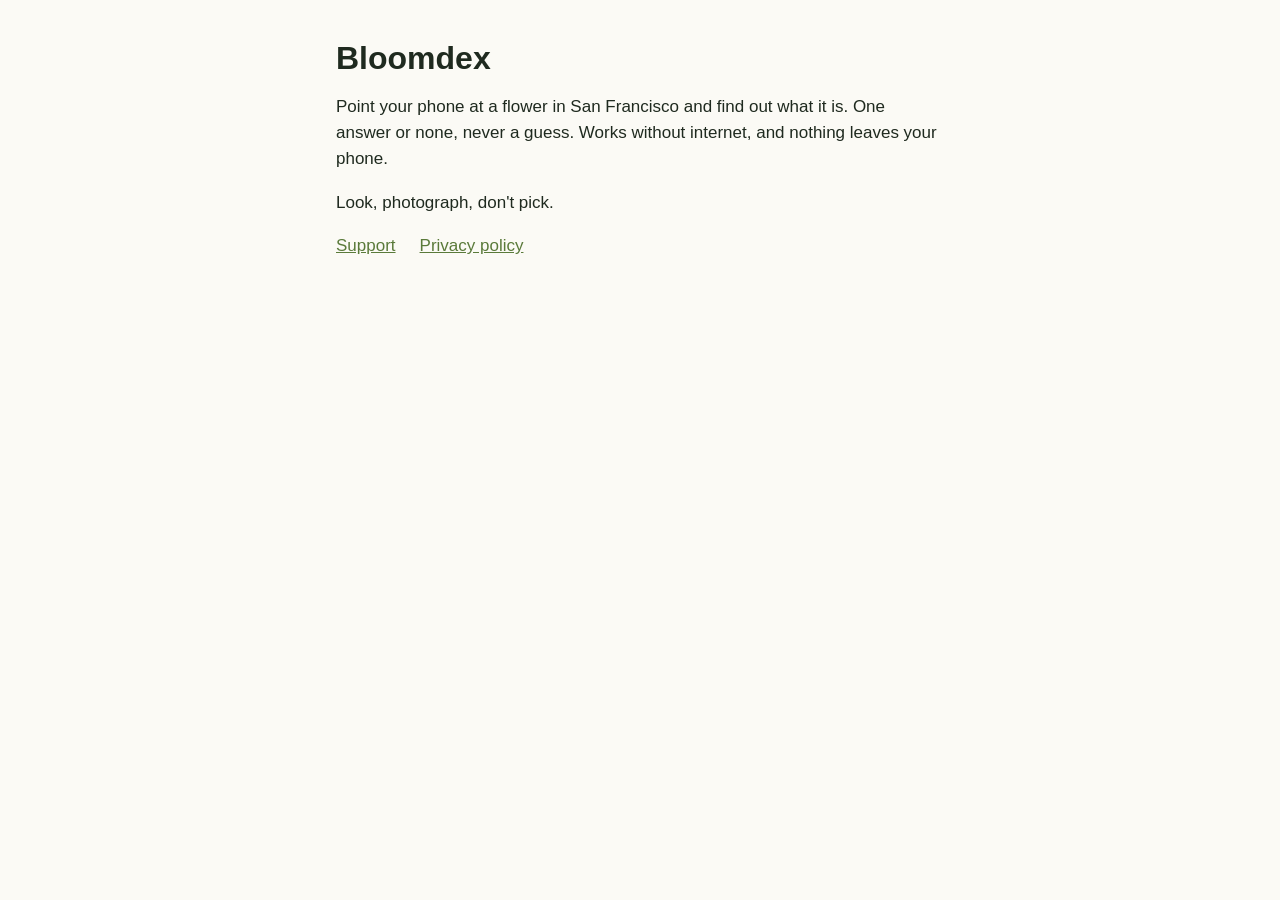
<file: index.html>
<!doctype html>
<html lang="en">
<head>
<meta charset="utf-8">
<meta name="viewport" content="width=device-width, initial-scale=1">
<title>Bloomdex</title>
<link rel="stylesheet" href="site.css">
</head>
<body>
<main>
<h1>Bloomdex</h1>
<p>Point your phone at a flower in San Francisco and find out what it is. One answer or none, never a guess. Works without internet, and nothing leaves your phone.</p>
<p>Look, photograph, don't pick.</p>
<ul class="links">
<li><a href="support.html">Support</a></li>
<li><a href="privacy.html">Privacy policy</a></li>
</ul>
</main>
</body>
</html>
</file>
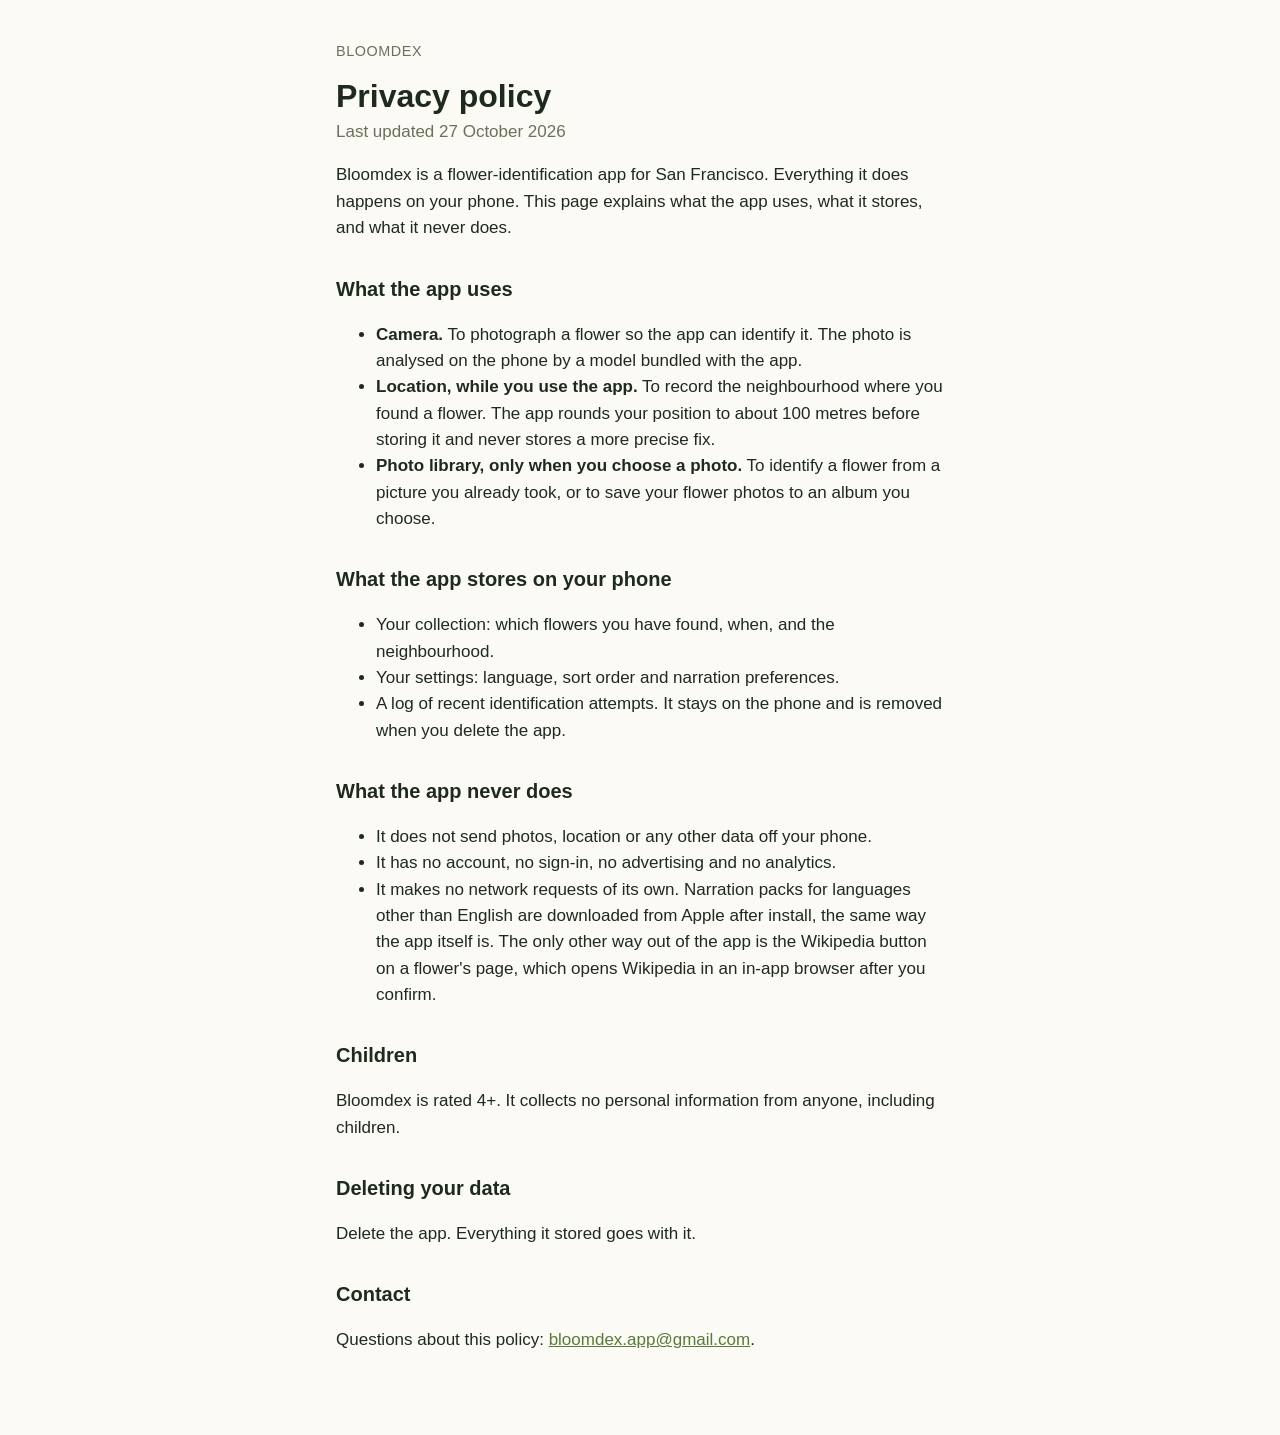
<file: privacy.html>
<!doctype html>
<html lang="en">
<head>
<meta charset="utf-8">
<meta name="viewport" content="width=device-width, initial-scale=1">
<title>Bloomdex privacy policy</title>
<link rel="stylesheet" href="site.css">
</head>
<body>
<main>
<p class="eyebrow"><a href="index.html">Bloomdex</a></p>
<h1>Privacy policy</h1>
<p class="meta">Last updated 27 October 2026</p>

<p>Bloomdex is a flower-identification app for San Francisco. Everything it does happens on your phone. This page explains what the app uses, what it stores, and what it never does.</p>

<h2>What the app uses</h2>
<ul>
<li><strong>Camera.</strong> To photograph a flower so the app can identify it. The photo is analysed on the phone by a model bundled with the app.</li>
<li><strong>Location, while you use the app.</strong> To record the neighbourhood where you found a flower. The app rounds your position to about 100 metres before storing it and never stores a more precise fix.</li>
<li><strong>Photo library, only when you choose a photo.</strong> To identify a flower from a picture you already took, or to save your flower photos to an album you choose.</li>
</ul>

<h2>What the app stores on your phone</h2>
<ul>
<li>Your collection: which flowers you have found, when, and the neighbourhood.</li>
<li>Your settings: language, sort order and narration preferences.</li>
<li>A log of recent identification attempts. It stays on the phone and is removed when you delete the app.</li>
</ul>

<h2>What the app never does</h2>
<ul>
<li>It does not send photos, location or any other data off your phone.</li>
<li>It has no account, no sign-in, no advertising and no analytics.</li>
<li>It makes no network requests of its own. Narration packs for languages other than English are downloaded from Apple after install, the same way the app itself is. The only other way out of the app is the Wikipedia button on a flower's page, which opens Wikipedia in an in-app browser after you confirm.</li>
</ul>

<h2>Children</h2>
<p>Bloomdex is rated 4+. It collects no personal information from anyone, including children.</p>

<h2>Deleting your data</h2>
<p>Delete the app. Everything it stored goes with it.</p>

<h2>Contact</h2>
<p>Questions about this policy: <a href="mailto:bloomdex.app@gmail.com">bloomdex.app@gmail.com</a>.</p>
</main>
</body>
</html>
</file>
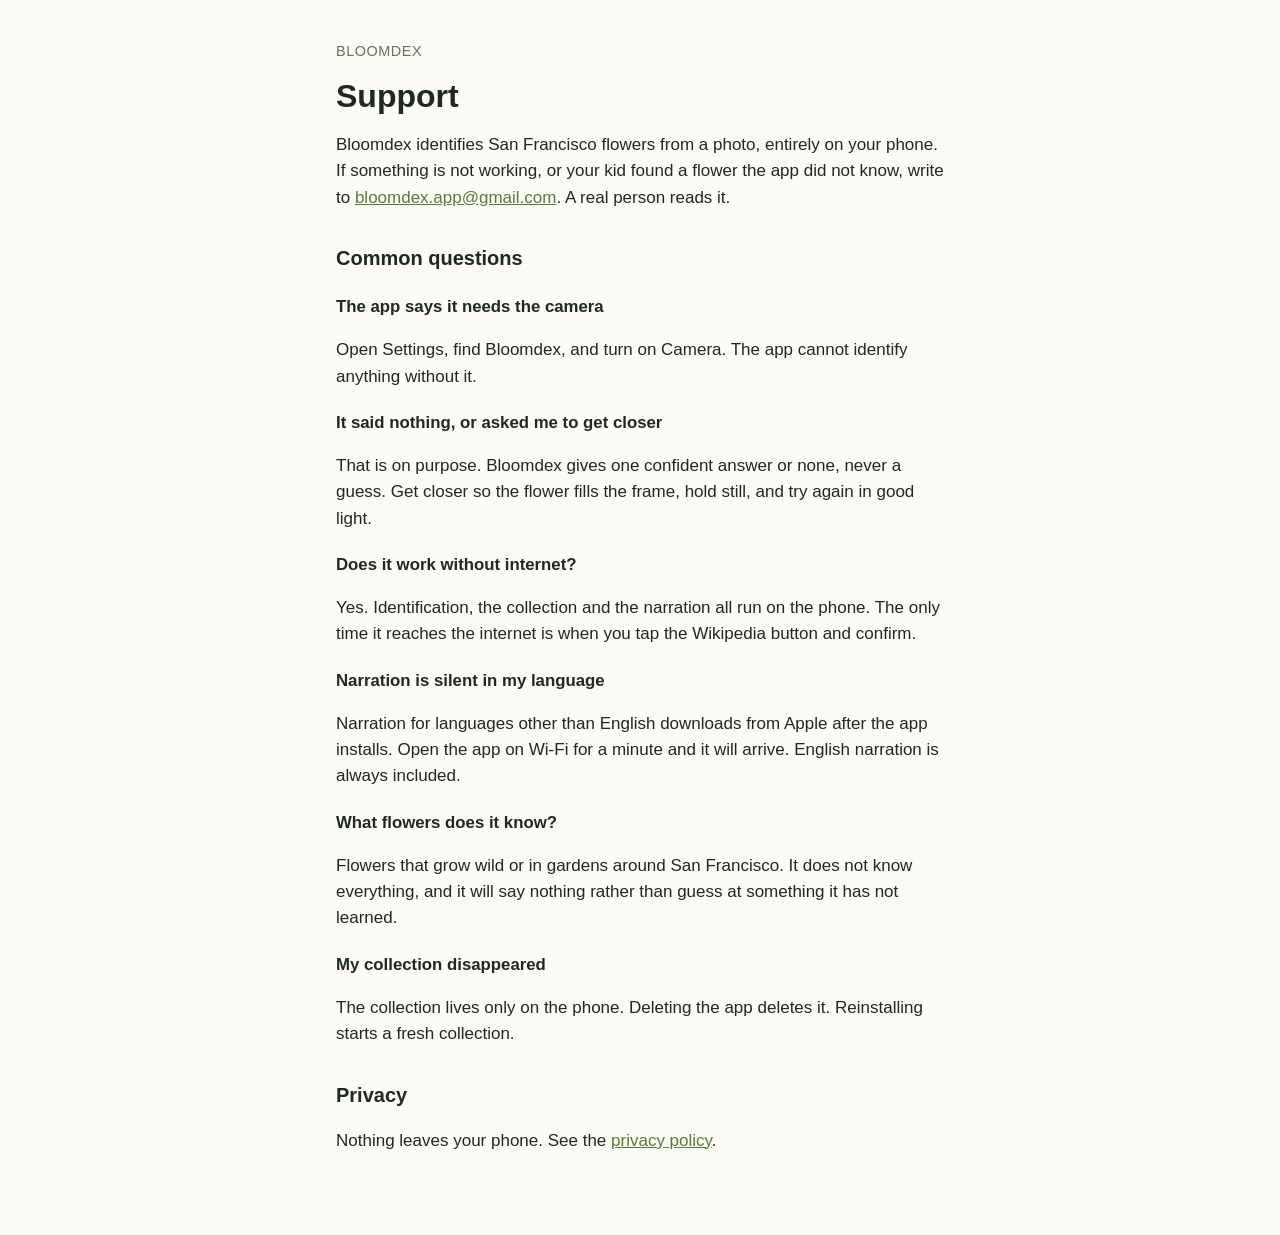
<file: support.html>
<!doctype html>
<html lang="en">
<head>
<meta charset="utf-8">
<meta name="viewport" content="width=device-width, initial-scale=1">
<title>Bloomdex support</title>
<link rel="stylesheet" href="site.css">
</head>
<body>
<main>
<p class="eyebrow"><a href="index.html">Bloomdex</a></p>
<h1>Support</h1>

<p>Bloomdex identifies San Francisco flowers from a photo, entirely on your phone. If something is not working, or your kid found a flower the app did not know, write to <a href="mailto:bloomdex.app@gmail.com">bloomdex.app@gmail.com</a>. A real person reads it.</p>

<h2>Common questions</h2>

<h3>The app says it needs the camera</h3>
<p>Open Settings, find Bloomdex, and turn on Camera. The app cannot identify anything without it.</p>

<h3>It said nothing, or asked me to get closer</h3>
<p>That is on purpose. Bloomdex gives one confident answer or none, never a guess. Get closer so the flower fills the frame, hold still, and try again in good light.</p>

<h3>Does it work without internet?</h3>
<p>Yes. Identification, the collection and the narration all run on the phone. The only time it reaches the internet is when you tap the Wikipedia button and confirm.</p>

<h3>Narration is silent in my language</h3>
<p>Narration for languages other than English downloads from Apple after the app installs. Open the app on Wi-Fi for a minute and it will arrive. English narration is always included.</p>

<h3>What flowers does it know?</h3>
<p>Flowers that grow wild or in gardens around San Francisco. It does not know everything, and it will say nothing rather than guess at something it has not learned.</p>

<h3>My collection disappeared</h3>
<p>The collection lives only on the phone. Deleting the app deletes it. Reinstalling starts a fresh collection.</p>

<h2>Privacy</h2>
<p>Nothing leaves your phone. See the <a href="privacy.html">privacy policy</a>.</p>
</main>
</body>
</html>
</file>
<file: site.css>
:root { --ink: #1f2a1f; --paper: #fbfaf5; --accent: #5a7a3a; --muted: #6b705c; }
@media (prefers-color-scheme: dark) { :root { --ink: #e8e6dc; --paper: #171a15; --accent: #a9c77f; --muted: #a5a89a; } }
body { margin: 0; background: var(--paper); color: var(--ink); font: 17px/1.55 -apple-system, "Helvetica Neue", Helvetica, Arial, sans-serif; }
main { max-width: 38rem; margin: 0 auto; padding: 2.5rem 1rem 4rem; }
h1 { font-size: 2rem; line-height: 1.15; margin: 0 0 .25rem; }
h2 { font-size: 1.25rem; margin: 2rem 0 .5rem; }
h3 { font-size: 1.05rem; margin: 1.25rem 0 .25rem; }
p, li { max-width: 65ch; }
a { color: var(--accent); }
.eyebrow { margin: 0 0 1rem; font-size: .9rem; letter-spacing: .04em; text-transform: uppercase; }
.eyebrow a { text-decoration: none; color: var(--muted); }
.meta { color: var(--muted); margin-top: 0; }
.links { list-style: none; padding: 0; display: flex; gap: 1.5rem; }
</file>
